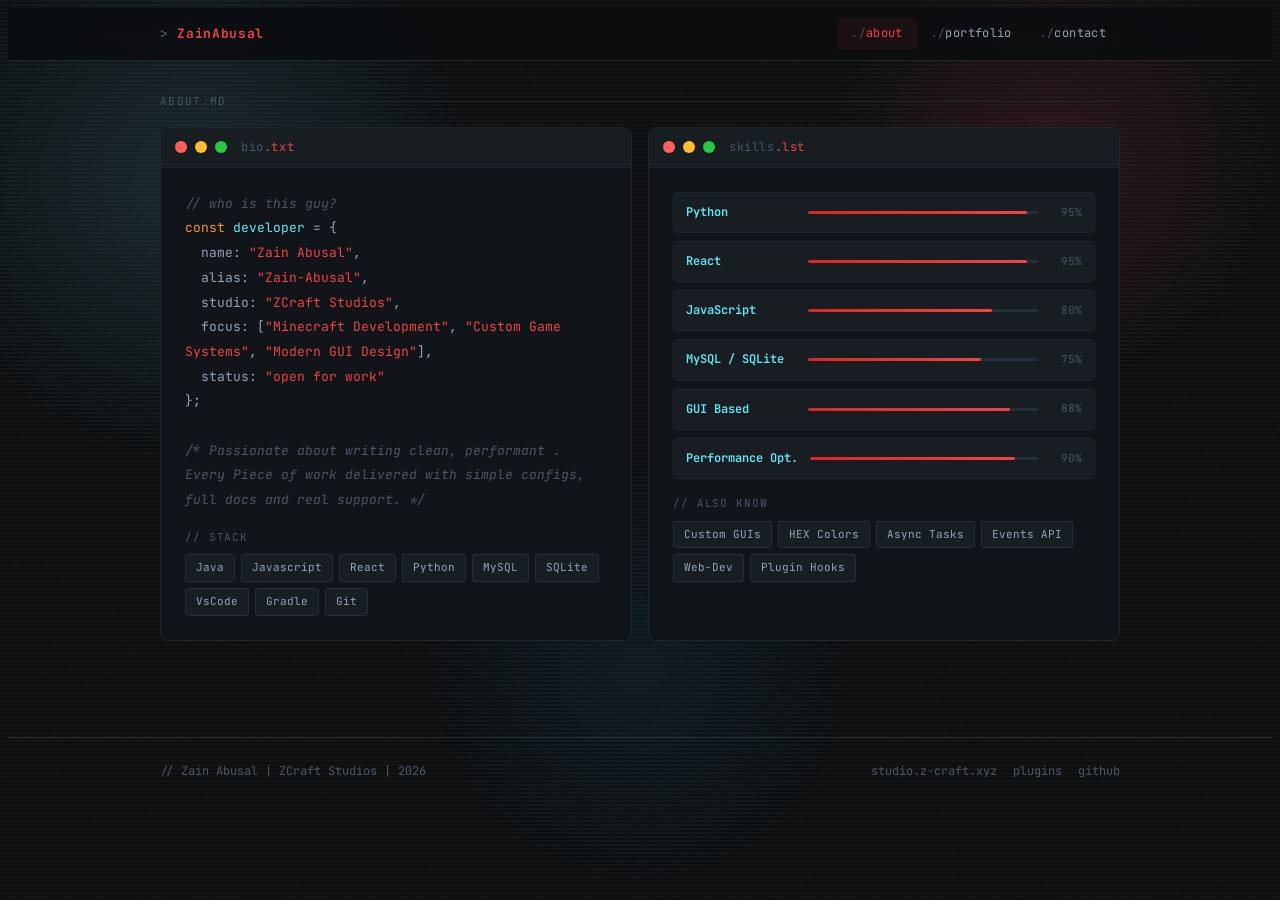
<file: about.html>
<!doctype html>
<html lang="en">
<head>
<meta charset="utf-8" />
<meta name="viewport" content="width=device-width, initial-scale=1" />
<meta name="description" content="About Zain Abusal — Minecraft developer delivering fast, polished resources, plugins, and server systems." />
<meta name="keywords" content="about, Minecraft, developer, portfolio, ZCraft Studios, Java, JavaScript" />
<meta name="author" content="Zain Abusal" />
<meta name="robots" content="index,follow" />
<title>About — Zain Abusal</title>
<link rel="canonical" href="/about" />
<link rel="preload" href="styles.css" as="style">
<link rel="preconnect" href="https://fonts.googleapis.com">
<link rel="preconnect" href="https://fonts.gstatic.com" crossorigin>
<link rel="stylesheet" href="https://fonts.googleapis.com/css2?family=JetBrains+Mono:wght@400;600;700&family=Sora:wght@400;600;700;800&display=swap">
<link rel="stylesheet" href="styles.css">
</head>
<body data-page="about">
<main class="wrapper" id="app" style="padding-top:32px;padding-bottom:32px"></main>
<script src="app.js" defer></script>
</body>
</html>
</file>
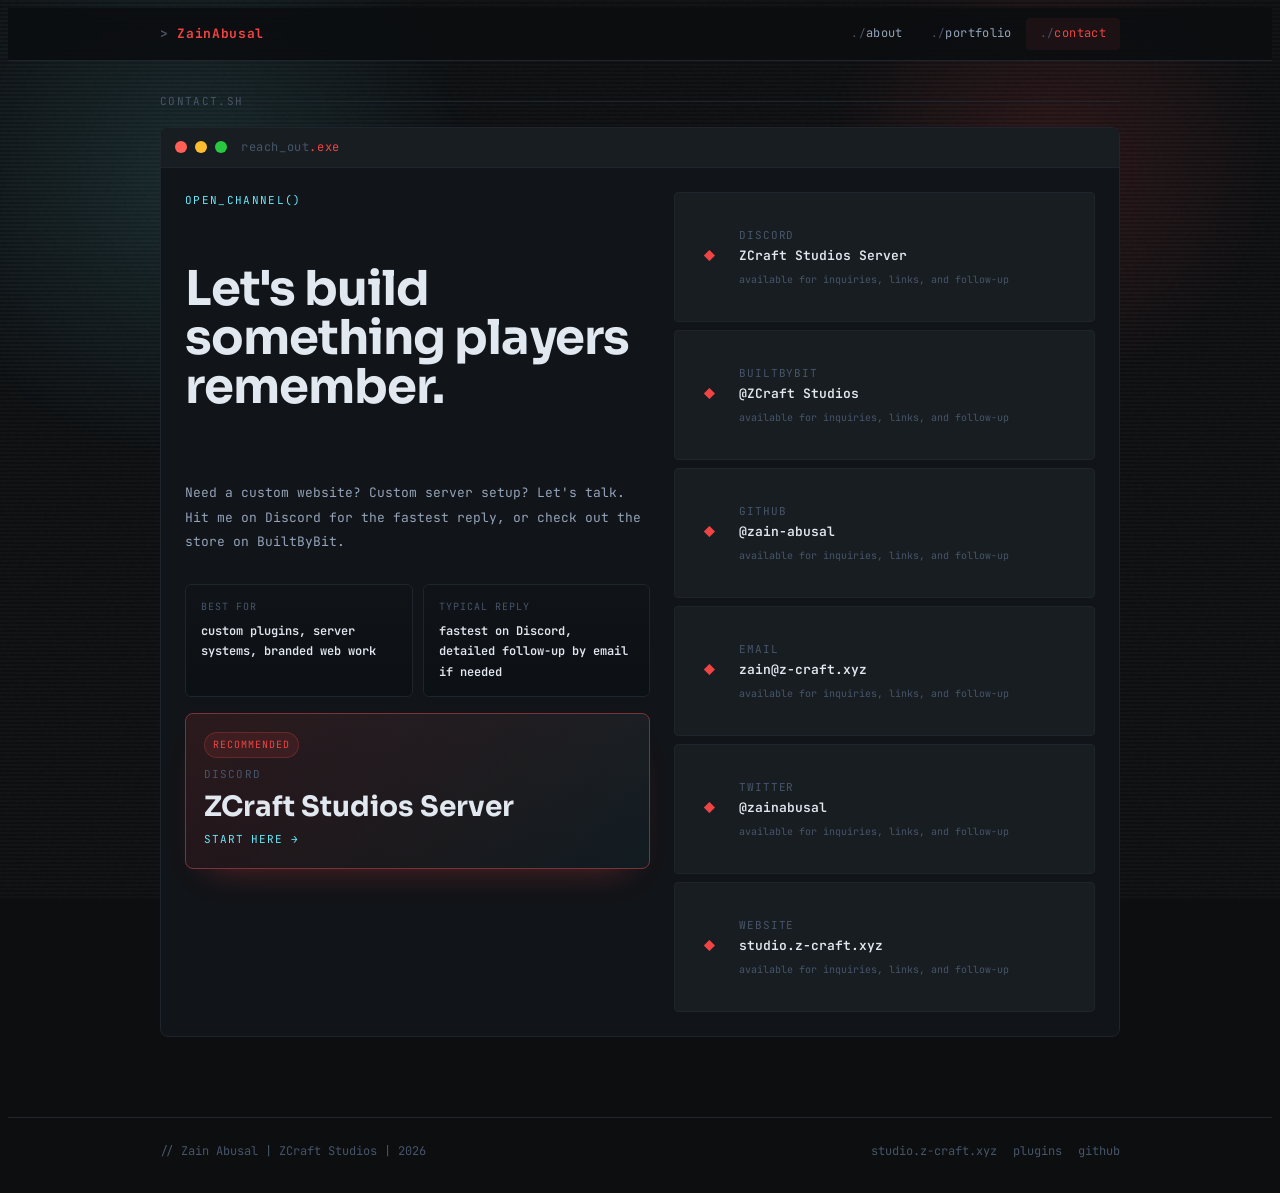
<file: contact.html>
<!doctype html>
<html lang="en">
<head>
<meta charset="utf-8" />
<meta name="viewport" content="width=device-width, initial-scale=1" />
<meta name="description" content="Contact Zain Abusal for Minecraft resources, plugins, server setups, and custom website work." />
<meta name="keywords" content="contact, Minecraft, developer, portfolio, ZCraft Studios, Discord, email" />
<meta name="author" content="Zain Abusal" />
<meta name="robots" content="index,follow" />
<title>Contact — Zain Abusal</title>
<link rel="canonical" href="/contact" />
<link rel="preload" href="styles.css" as="style">
<link rel="preconnect" href="https://fonts.googleapis.com">
<link rel="preconnect" href="https://fonts.gstatic.com" crossorigin>
<link rel="stylesheet" href="https://fonts.googleapis.com/css2?family=JetBrains+Mono:wght@400;600;700&family=Sora:wght@400;600;700;800&display=swap">
<link rel="stylesheet" href="styles.css">
</head>
<body data-page="contact">
<main class="wrapper" id="app" style="padding-top:32px;padding-bottom:32px"></main>
<script src="app.js" defer></script>
</body>
</html>
</file>
<file: styles.css>
:root {
  --background: #0c0e10;
  --foreground: #e2e8f0;
  --bg2: #111418;
  --bg3: #181d22;
  --border: #1e252c;
  --border2: #252e38;
  --main: #ef4444;
  --main-dim: #dc2626;
  --cyan: #67e8f9;
  --orange: #fb923c;
  --comment: #4a5568;
  --text: #e2e8f0;
  --text2: #94a3b8;
  --text3: #475569;

  --mono: 'JetBrains Mono', 'Fira Code', monospace;
  --sans: 'Sora', sans-serif;
  --window-radius: 8px;
}

html { scroll-behavior: smooth; }

body {
  background: var(--background);
  color: var(--text);
  font-family: var(--mono);
  font-size: 14px;
  line-height: 1.6;
  overflow-x: hidden;
}

body::before {
  content: '';
  position: fixed;
  inset: 0;
  background:
    radial-gradient(circle at 15% 20%, rgba(103, 232, 249, 0.14), transparent 22%),
    radial-gradient(circle at 82% 18%, rgba(239, 68, 68, 0.16), transparent 18%),
    radial-gradient(circle at 50% 75%, rgba(56, 189, 248, 0.08), transparent 24%),
    repeating-linear-gradient(0deg, transparent, transparent 2px, rgba(255, 255, 255, 0.03) 2px, rgba(255, 255, 255, 0.03) 4px);
  pointer-events: none;
  z-index: 1;
  opacity: 0.85;
  animation: float 18s ease-in-out infinite;
  will-change: transform, opacity;
}

body::after {
  content: '';
  position: fixed;
  inset: 0;
  background-image: url("data:image/svg+xml,%3Csvg viewBox='0 0 256 256' xmlns='http://www.w3.org/2000/svg'%3E%3Cfilter id='n'%3E%3CfeTurbulence type='fractalNoise' baseFrequency='0.85' numOctaves='4' stitchTiles='stitch'/%3E%3C/filter%3E%3Crect width='100%25' height='100%25' filter='url(%23n)' opacity='0.04'/%3E%3C/svg%3E");
  pointer-events: none;
  z-index: 1;
  opacity: 0.45;
}

@media (max-width: 768px) {
  body::before, body::after { display: none; }
}

.wrapper { max-width: 960px; margin: 0 auto; padding: 0 24px; position: relative; z-index: 2; }
.topbar { position: sticky; top: 0; z-index: 50; }

@media (max-width: 640px) {
  .wrapper { padding: 0 14px; }
}

.window {
  background: var(--bg2);
  border: 1px solid var(--border);
  border-radius: var(--window-radius);
  overflow: hidden;
  margin-bottom: 16px;
  animation: fadeUp 0.4s ease both;
}

.window-bar {
  display: flex; align-items: center; gap: 8px;
  padding: 10px 14px;
  background: var(--bg3);
  border-bottom: 1px solid var(--border);
  user-select: none;
}

.dot { width: 12px; height: 12px; border-radius: 50%; flex-shrink: 0; }
.dot-red { background: #ff5f57; }
.dot-yellow { background: #febc2e; }
.dot-green { background: #28c840; }

.window-title {
  font-family: var(--mono);
  font-size: 12px;
  color: var(--text3);
  margin-left: 6px;
  letter-spacing: 0.05em;
}
.window-title span { color: var(--main); }
.window-body { padding: 24px; }

.topbar {
  position: sticky; top: 0; z-index: 100;
  background: rgba(12, 14, 16, 0.9);
  backdrop-filter: blur(12px);
  border-bottom: 1px solid var(--border);
  padding: 0 24px;
}
.topbar-inner {
  max-width: 960px; margin: 0 auto;
  display: flex; align-items: center; justify-content: space-between;
  height: 52px;
}
.topbar-logo {
  font-family: var(--mono); font-size: 13px; font-weight: 700;
  color: var(--main); text-decoration: none; letter-spacing: 0.05em;
}
.topbar-logo::before { content: '> '; color: var(--comment); }
.topbar-nav { display: flex; gap: 0; }
.topbar-nav a {
  font-family: var(--mono); font-size: 12px;
  color: var(--text2); text-decoration: none;
  padding: 6px 14px; border-radius: 4px;
  transition: color 0.15s, background 0.15s;
  letter-spacing: 0.03em;
}
.topbar-nav a:hover { color: var(--main); background: rgba(239, 68, 68, 0.07); }
.topbar-nav a::before { content: './'; color: var(--comment); font-size: 11px; }

.window img, .portfolio-logo, .project-img, .skin-img, .review-avatar { max-width: 100%; height: auto; }

.hero { padding: 64px 0 32px; }
.hero-grid {
  display: grid;
  grid-template-columns: minmax(0, 1fr) minmax(240px, 320px);
  gap: 40px;
  align-items: start;
}
.hero-skin-panel {
  width: 100%;
  min-width: 0;
}
.hero-prompt {
  font-family: var(--mono); font-size: 13px; color: var(--comment); margin-bottom: 4px;
  opacity: 0; animation: fadeUp 0.7s ease both; animation-delay: 0.1s;
}
.hero-prompt::before { content: '$ '; color: var(--main); }
.hero-name {
  font-family: var(--sans);
  font-size: clamp(42px, 7vw, 72px);
  font-weight: 800; line-height: 1.05;
  letter-spacing: -0.03em; color: var(--text);
  margin-bottom: 8px;
  opacity: 0; animation: textPop 0.8s ease both; animation-delay: 0.18s;
}
.hero-name-accent { color: var(--main); }
.hero-role {
  font-family: var(--mono); font-size: 15px; color: var(--cyan);
  margin-bottom: 20px; letter-spacing: 0.02em;
  opacity: 0; animation: fadeUp 0.7s ease both; animation-delay: 0.26s;
}
.hero-role::before { content: '// '; color: var(--comment); }
.hero-desc {
  font-family: var(--mono); font-size: 13px; color: var(--text2);
  max-width: 560px; line-height: 1.8; margin-bottom: 32px;
  opacity: 0; animation: fadeUp 0.7s ease both; animation-delay: 0.34s;
}
.hero-actions {
  display: flex; gap: 12px; flex-wrap: wrap;
  opacity: 0; animation: fadeUp 0.7s ease both; animation-delay: 0.42s;
}

.btn {
  display: inline-flex; align-items: center; gap: 8px;
  padding: 10px 20px; border-radius: 4px;
  font-family: var(--mono); font-size: 13px; font-weight: 600;
  text-decoration: none; letter-spacing: 0.03em;
  transition: all 0.15s; cursor: pointer; border: none;
}
.btn-primary { background: var(--main); color: #000; }
.btn-primary:hover { background: #f87171; }
.btn-ghost {
  background: transparent; color: var(--text2);
  border: 1px solid var(--border2);
}
.btn-ghost:hover { border-color: var(--main); color: var(--main); }

.status-row { display: flex; align-items: center; gap: 8px; margin-bottom: 24px; }
.status-dot {
  width: 8px; height: 8px; border-radius: 50%;
  background: var(--main); box-shadow: 0 0 8px var(--main);
  animation: pulse 2s ease-in-out infinite;
}
@keyframes pulse {
  0%, 100% { opacity: 1; box-shadow: 0 0 6px var(--main); }
  50% { opacity: 0.6; box-shadow: 0 0 14px var(--main); }
}
.status-text {
  font-family: var(--mono); font-size: 12px; color: var(--main);
  letter-spacing: 0.05em; text-transform: uppercase;
}

.skin-window .window-body {
  padding: 20px;
  background: linear-gradient(180deg, #0d1117 0%, #10161d 100%);
  min-height: 320px;
}
.profile-card {
  width: 100%; background: var(--bg3);
  border: 1px solid var(--border2); border-radius: 14px;
  padding: 18px 16px;
  display: flex; flex-direction: column; align-items: center;
  text-align: center; gap: 10px;
}
.skin-img {
  width: 180px; height: 180px; display: block; object-fit: contain;
  background: var(--background); padding: 12px;
  border-radius: 24px; border: 2px solid rgba(239, 68, 68, 0.35);
  filter: drop-shadow(0 8px 22px rgba(0, 0, 0, 0.35));
}
.profile-name {
  font-family: var(--sans); font-size: 20px; font-weight: 700;
  letter-spacing: -0.01em; color: var(--text); line-height: 1.2;
}
.profile-handle {
  font-family: var(--mono); font-size: 13px; color: var(--main); letter-spacing: 0.03em;
}
.profile-note {
  font-size: 11px; color: var(--text2);
  letter-spacing: 0.04em; text-transform: uppercase;
}
.profile-chips {
  display: flex; flex-wrap: wrap; gap: 6px; justify-content: center; margin-top: 2px;
}
.profile-chip {
  font-size: 10px; color: var(--text2);
  border: 1px solid var(--border2); border-radius: 999px;
  padding: 4px 9px; background: #0f141a;
  letter-spacing: 0.05em; text-transform: uppercase;
}
.skin-meta {
  padding: 14px 16px; border-top: 1px solid var(--border);
  display: flex; gap: 8px;
}
.profile-meta-link {
  flex: 1; text-align: center; text-decoration: none;
  border: 1px solid var(--border2); border-radius: 6px;
  padding: 8px 10px; font-size: 11px; color: var(--text2);
  text-transform: lowercase; transition: all 0.15s;
}
.profile-meta-link:hover {
  color: var(--main); border-color: var(--main); background: rgba(239, 68, 68, 0.07);
}

.stats-row {
  display: grid; grid-template-columns: repeat(4, 1fr);
  gap: 1px; background: var(--border);
  border: 1px solid var(--border); border-radius: var(--window-radius);
  overflow: hidden;
  animation: fadeUp 0.4s ease 0.1s both;
}
.stat-cell {
  background: var(--bg2); padding: 20px 16px; text-align: center;
  transition: background 0.15s;
}
.stat-cell:hover { background: var(--bg3); }
.stat-n {
  font-family: var(--sans); font-size: 28px; font-weight: 800;
  color: var(--main); line-height: 1; letter-spacing: -0.02em;
}
.stat-l {
  font-family: var(--mono); font-size: 11px; color: var(--text3);
  text-transform: uppercase; letter-spacing: 0.08em; margin-top: 4px;
}

section { margin-bottom: 16px; }

.about-grid { display: grid; grid-template-columns: 1fr 1fr; gap: 16px; }
.about-bio {
  font-family: var(--mono); font-size: 13px;
  color: var(--text2); line-height: 1.9;
  white-space: pre-wrap;
}
.kw-string { color: var(--main); }
.kw-comment { color: var(--comment); font-style: italic; }
.kw-var { color: var(--cyan); }
.kw-fn { color: var(--orange); }

.skills-list { display: flex; flex-direction: column; gap: 8px; }
.skill-row {
  display: flex; align-items: center; gap: 12px;
  padding: 10px 12px; background: var(--bg3);
  border: 1px solid var(--border); border-radius: 4px;
  font-size: 12px; transition: border-color 0.15s;
}
.skill-row:hover { border-color: var(--border2); }
.skill-row-name { color: var(--cyan); font-weight: 600; min-width: 110px; }
.skill-bar-track {
  flex: 1; height: 3px; background: var(--border2);
  border-radius: 2px; overflow: hidden;
}
.skill-bar-fill {
  height: 100%;
  background: linear-gradient(90deg, var(--main-dim), var(--main));
  border-radius: 2px; transform-origin: left;
  animation: fillBar 1.2s ease-out both;
}
@keyframes fillBar { from { transform: scaleX(0); } to { transform: scaleX(1); } }
.skill-pct { font-size: 11px; color: var(--text3); min-width: 32px; text-align: right; }

.tech-group { margin-top: 16px; }
.tech-group-label {
  font-size: 11px; color: var(--comment); margin-bottom: 8px;
  text-transform: uppercase; letter-spacing: 0.08em;
}
.tags { display: flex; flex-wrap: wrap; gap: 6px; }
.tag {
  font-family: var(--mono); font-size: 11px;
  padding: 4px 10px; border-radius: 3px;
  border: 1px solid var(--border2); color: var(--text2);
  background: var(--bg3); transition: all 0.15s;
}
.tag:hover { border-color: var(--main); color: var(--main); }

.section-label {
  font-family: var(--mono); font-size: 11px;
  color: var(--comment); text-transform: uppercase;
  letter-spacing: 0.12em; margin-bottom: 16px;
  display: flex; align-items: center; gap: 10px;
}
.section-label::after {
  content: ''; flex: 1; height: 1px; background: var(--border);
}

.portfolio-window .window-body { padding: 0; }
.portfolio-top {
  display: grid; grid-template-columns: 280px 1fr;
}
.portfolio-img-side {
  background: linear-gradient(135deg, #0d1a12, #0e1a23);
  display: flex; align-items: center; justify-content: center;
  border-right: 1px solid var(--border);
  padding: 32px; min-height: 240px;
}
.portfolio-logo {
  width: 100%; max-width: 180px; height: auto; border-radius: 20px;
  object-fit: contain;
  filter: drop-shadow(0 8px 24px rgba(239, 68, 68, 0.3));
}
.portfolio-info { padding: 28px; }
.portfolio-title {
  font-family: var(--sans); font-size: 24px; font-weight: 800;
  letter-spacing: -0.02em; color: var(--text); margin-bottom: 8px;
}
.portfolio-desc {
  font-family: var(--mono); font-size: 12px; color: var(--text2);
  line-height: 1.8; margin-bottom: 20px;
}
.portfolio-nums {
  display: flex; gap: 24px; padding-top: 16px;
  border-top: 1px solid var(--border); margin-bottom: 20px;
}
.p-num-val {
  font-family: var(--sans); font-size: 20px; font-weight: 800;
  color: var(--main); letter-spacing: -0.02em;
}
.p-num-lbl {
  font-family: var(--mono); font-size: 10px; color: var(--text3);
  text-transform: uppercase; letter-spacing: 0.1em; margin-top: 2px;
}

.featured-wrap { padding: 22px 24px 24px; border-top: 1px solid var(--border); }
.featured-label {
  font-family: var(--mono); font-size: 11px; color: var(--comment);
  text-transform: uppercase; letter-spacing: 0.08em; margin-bottom: 10px;
}

.commissions-wrap { padding: 22px 24px 24px; }
.commissions-head {
  font-family: var(--mono); font-size: 12px; color: var(--text2);
  margin-bottom: 14px; line-height: 1.8;
}
.commissions-grid {
  display: grid; grid-template-columns: repeat(3, 1fr); gap: 8px; margin-bottom: 16px;
}
.commission-card {
  background: var(--bg3); border: 1px solid var(--border);
  border-radius: 6px; padding: 14px; transition: border-color 0.15s;
}
.commission-card:hover { border-color: var(--main); }
.commission-title {
  font-family: var(--mono); font-size: 12px; color: var(--main);
  text-transform: uppercase; letter-spacing: 0.06em; margin-bottom: 6px;
}
.commission-desc {
  font-family: var(--mono); font-size: 11px; color: var(--text2); line-height: 1.7;
}

.link-sm {
  font-family: var(--mono); font-size: 12px; color: var(--text3);
  text-decoration: none; display: inline-flex; align-items: center; gap: 4px;
  transition: color 0.15s;
}
.link-sm:hover { color: var(--main); }
.link-sm::after { content: ' →'; }

.contact-grid {
  display: grid; grid-template-columns: repeat(3, 1fr); gap: 8px;
}
.contact-item {
  background: var(--bg3); border: 1px solid var(--border);
  border-radius: 4px; padding: 18px 16px;
  text-decoration: none; display: flex; align-items: center; gap: 12px;
  transition: all 0.2s;
  animation: fadeUp 0.5s cubic-bezier(.2,.7,.2,1) both;
  min-height: 92px;
}
.contact-item:hover {
  border-color: var(--main); background: rgba(239, 68, 68, 0.05);
  transform: translateY(-2px);
  box-shadow: 0 14px 26px -22px rgba(239, 68, 68, 0.65);
}
.contact-icon {
  width: 36px; height: 36px;
  display: flex; align-items: center; justify-content: center;
  font-size: 18px; flex-shrink: 0; color: var(--main);
}
.contact-text-platform {
  font-family: var(--mono); font-size: 11px; color: var(--text3);
  text-transform: uppercase; letter-spacing: 0.08em;
}
.contact-text-handle {
  font-family: var(--mono); font-size: 13px; color: var(--text);
  font-weight: 600; margin-top: 2px;
}
.contact-text-meta {
  font-family: var(--mono);
  font-size: 10px;
  color: var(--text3);
  margin-top: 5px;
  line-height: 1.5;
}
.contact-item:hover .contact-text-handle { color: var(--main); }

footer { border-top: 1px solid var(--border); padding: 24px; margin-top: 32px; }
.footer-inner {
  max-width: 960px; margin: 0 auto;
  display: flex; align-items: center; justify-content: space-between;
}
.footer-left { font-family: var(--mono); font-size: 12px; color: var(--text3); }
.footer-left span { color: var(--comment); }
.footer-links { display: flex; gap: 16px; }
.footer-links a {
  font-family: var(--mono); font-size: 12px; color: var(--text3);
  text-decoration: none; transition: color 0.15s;
}
.footer-links a:hover { color: var(--main); }

@keyframes fadeUp { from { opacity: 0; transform: translateY(16px); } to { opacity: 1; transform: none; } }
@keyframes fadeIn { from { opacity: 0; } to { opacity: 1; } }
@keyframes blink { 0%,100% { opacity: 1; } 50% { opacity: 0; } }
@keyframes shimmer { 0% { background-position: -200% 0; } 100% { background-position: 200% 0; } }
@keyframes float { 0%,100% { transform: translate3d(0,0,0); } 50% { transform: translate3d(2%, -2%, 0); } }
@keyframes textPop { from { opacity: 0; transform: translateY(16px) scale(0.98); } to { opacity: 1; transform: translateY(0) scale(1); } }

/* page transition + staggered window entrance */
main.wrapper { animation: fadeIn 0.35s ease both; }
.window { animation: fadeUp 0.5s cubic-bezier(.2,.7,.2,1) both; }
.window:nth-of-type(2) { animation-delay: 0.08s; }
.window:nth-of-type(3) { animation-delay: 0.16s; }
.window:nth-of-type(4) { animation-delay: 0.24s; }
.project-card { animation: fadeUp 0.5s cubic-bezier(.2,.7,.2,1) both; }
.project-card:nth-child(2) { animation-delay: 0.08s; }
.project-card:nth-child(3) { animation-delay: 0.16s; }
.project-card:nth-child(4) { animation-delay: 0.24s; }
.project-card:nth-child(n+5) { animation-delay: 0.32s; }

.project-card { transition: transform .25s ease, border-color .2s ease, box-shadow .25s ease; }
.project-card:hover { transform: translateY(-3px); border-color: var(--main); box-shadow: 0 12px 30px -16px rgba(239,68,68,0.35); }

.hero-cursor::after {
  content: '_'; color: var(--main); margin-left: 2px;
  animation: blink 1s steps(1) infinite;
}

/* loading skeleton helper */
.skeleton-line {
  height: 12px; border-radius: 3px;
  background: linear-gradient(90deg, var(--bg3) 25%, var(--border2) 50%, var(--bg3) 75%);
  background-size: 200% 100%;
  animation: shimmer 1.4s linear infinite;
}

@media (prefers-reduced-motion: reduce) {
  *, *::before, *::after { animation: none !important; transition: none !important; }
}

@media (max-width: 768px) {
  .hero { padding: 32px 0 16px; }
  .hero-grid { grid-template-columns: 1fr; gap: 28px; }
  .hero-skin-panel { order: -1; max-width: 320px; margin: 0 auto; width: 100%; }
  .stats-row { grid-template-columns: repeat(2, 1fr) !important; }
  .about-grid { grid-template-columns: 1fr; }
  .portfolio-top { grid-template-columns: 1fr; }
  .portfolio-img-side { padding: 20px; min-height: 140px; }
  .portfolio-logo { width: 88px; height: 88px; }
  .commissions-grid, .commissions-grid-fluid { grid-template-columns: 1fr; }
  .contact-grid, .contact-grid-fluid { grid-template-columns: 1fr; }
  .topbar-nav a::before { content: ''; }
  .window-title { white-space: nowrap; overflow: hidden; text-overflow: ellipsis; }
  .footer-inner { flex-direction: column; gap: 10px; text-align: center; }
  .footer-links { flex-wrap: wrap; justify-content: center; }
  .hero-actions .btn { flex: 1; justify-content: center; }
  .review-head { flex-wrap: wrap; }
  .stars { margin-left: auto; }
}
@media (max-width: 480px) {
  .topbar-nav a { padding: 6px 10px; font-size: 11px; }
  .topbar-logo { font-size: 12px; }
  .window-body { padding: 16px; }
  .portfolio-info { padding: 18px; }
  .project-content { padding: 16px; }
  .commissions-wrap { padding: 16px; }
  .hero-name { font-size: clamp(36px, 11vw, 56px); }
  .stat-n { font-size: 22px; }
  .project-img { height: 130px; }
}


/* nav active link */
.topbar-nav a.active { color: var(--main); background: rgba(239, 68, 68, 0.07); }

/* projects grid */
.projects-grid {
  display: grid;
  grid-template-columns: repeat(auto-fit, minmax(320px, 1fr));
  gap: 16px;
  margin-bottom: 16px;
}
.commissions-grid-fluid {
  display: grid;
  grid-template-columns: repeat(auto-fit, minmax(220px, 1fr));
  gap: 8px;
  margin-bottom: 16px;
}
.contact-grid-fluid {
  display: grid;
  grid-template-columns: repeat(auto-fit, minmax(220px, 1fr));
  gap: 8px;
}
.contact-shell {
  display: grid;
  grid-template-columns: minmax(0, 1.05fr) minmax(320px, 0.95fr);
  gap: 24px;
  align-items: start;
}
.contact-lead {
  display: flex;
  flex-direction: column;
  gap: 16px;
  animation: fadeUp 0.55s cubic-bezier(.2,.7,.2,1) both;
}
.contact-kicker {
  font-family: var(--mono);
  font-size: 11px;
  text-transform: uppercase;
  letter-spacing: 0.12em;
  color: var(--cyan);
}
.contact-title {
  font-family: var(--sans);
  font-size: clamp(30px, 5vw, 48px);
  line-height: 1.02;
  letter-spacing: -0.02em;
  color: var(--text);
  max-width: 12ch;
}
.contact-copy {
  font-family: var(--mono);
  font-size: 13px;
  line-height: 1.9;
  color: var(--text2);
  max-width: 58ch;
}
.contact-notes {
  display: grid;
  grid-template-columns: repeat(2, minmax(0, 1fr));
  gap: 10px;
}
.contact-note-card {
  background: linear-gradient(180deg, rgba(17,20,24,0.95), rgba(12,16,21,0.95));
  border: 1px solid var(--border);
  border-radius: 6px;
  padding: 14px 15px;
  display: flex;
  flex-direction: column;
  gap: 6px;
}
.contact-note-label {
  font-family: var(--mono);
  font-size: 10px;
  text-transform: uppercase;
  letter-spacing: 0.1em;
  color: var(--text3);
}
.contact-note-card strong {
  font-family: var(--mono);
  font-size: 12px;
  line-height: 1.7;
  color: var(--text);
  font-weight: 600;
}
.contact-primary-card {
  position: relative;
  overflow: hidden;
  display: flex;
  flex-direction: column;
  gap: 8px;
  padding: 18px 18px 20px;
  border-radius: 8px;
  text-decoration: none;
  border: 1px solid color-mix(in srgb, var(--main) 45%, var(--border));
  background:
    linear-gradient(135deg, rgba(239,68,68,0.12), rgba(103,232,249,0.06)),
    linear-gradient(180deg, rgba(17,20,24,0.98), rgba(12,15,19,0.98));
  box-shadow: 0 18px 34px -24px rgba(239, 68, 68, 0.45);
  transition: transform .22s ease, border-color .22s ease, box-shadow .22s ease;
}
.contact-primary-card:hover {
  transform: translateY(-2px);
  border-color: var(--main);
  box-shadow: 0 22px 40px -24px rgba(239, 68, 68, 0.55);
}
.contact-primary-badge {
  width: fit-content;
  padding: 4px 8px;
  border-radius: 999px;
  border: 1px solid rgba(239,68,68,0.25);
  background: rgba(239,68,68,0.1);
  font-family: var(--mono);
  font-size: 10px;
  text-transform: uppercase;
  letter-spacing: 0.1em;
  color: var(--main);
}
.contact-primary-platform {
  font-family: var(--mono);
  font-size: 11px;
  color: var(--text3);
  letter-spacing: 0.1em;
  text-transform: uppercase;
}
.contact-primary-handle {
  font-family: var(--sans);
  font-size: clamp(20px, 3vw, 28px);
  line-height: 1.1;
  color: var(--text);
  font-weight: 700;
}
.contact-primary-cta {
  font-family: var(--mono);
  font-size: 11px;
  color: var(--cyan);
  text-transform: uppercase;
  letter-spacing: 0.08em;
}
.project-card { margin-bottom: 0; }
.project-body { display: flex; flex-direction: column; }
.project-img {
  width: 100%;
  height: auto;
  max-height: 260px;
  object-fit: contain;
  background: linear-gradient(135deg, #0d1a12, #0e1a23);
  border-bottom: 1px solid var(--border);
}
.project-content { padding: 20px; display: flex; flex-direction: column; gap: 12px; }
.project-head { display: flex; align-items: baseline; justify-content: space-between; gap: 8px; }
.project-name {
  font-family: var(--sans); font-size: 18px; font-weight: 800;
  color: var(--text); letter-spacing: -0.02em;
}
.project-brand {
  font-family: var(--mono); font-size: 10px; color: var(--main);
  text-transform: uppercase; letter-spacing: 0.08em;
}
.project-summary {
  font-family: var(--mono); font-size: 12px; color: var(--text2); line-height: 1.7;
}

.review-card {
  margin-top: 8px;
  background: linear-gradient(180deg, var(--bg3), #0f1318);
  border: 1px solid var(--border);
  border-left: 3px solid var(--main);
  border-radius: 6px;
  padding: 14px 16px;
  display: flex; flex-direction: column; gap: 10px;
  position: relative;
}
.review-card::before {
  content: '"';
  position: absolute; top: -6px; right: 12px;
  font-family: var(--sans); font-size: 48px; line-height: 1;
  color: var(--main); opacity: 0.2;
}
.review-head { display: flex; align-items: center; gap: 12px; }
.review-avatar {
  width: 38px; height: 38px; border-radius: 50%;
  background: var(--bg2); border: 1px solid var(--border2);
  object-fit: cover; flex-shrink: 0;
}
.review-meta { flex: 1; min-width: 0; }
.review-name {
  font-family: var(--mono); font-size: 12px; color: var(--text); font-weight: 700;
  letter-spacing: 0.02em;
}
.review-handle {
  font-family: var(--mono); font-size: 10px; color: var(--text3); margin-top: 1px;
}
.stars {
  display: inline-flex; align-items: center; gap: 1px;
  font-size: 13px; letter-spacing: 1px; line-height: 1;
}
.star { display: inline-block; }
.star-full { color: var(--main); }
.star-empty { color: var(--border2); }
.star-half {
  background: linear-gradient(90deg, var(--main) 50%, var(--border2) 50%);
  -webkit-background-clip: text; background-clip: text;
  -webkit-text-fill-color: transparent; color: transparent;
}
.stars-num {
  margin-left: 6px; font-family: var(--mono); font-size: 10px;
  color: var(--text3); -webkit-text-fill-color: var(--text3);
}
.review-text {
  font-family: var(--mono); font-size: 12px; color: var(--text2);
  line-height: 1.7; font-style: italic;
}

@media (max-width: 768px) {
  .projects-grid { grid-template-columns: 1fr; }
  .contact-shell { grid-template-columns: 1fr; }
  .contact-title { max-width: none; }
  .contact-notes { grid-template-columns: 1fr; }
}

* { border-color: var(--border); }
</file>
